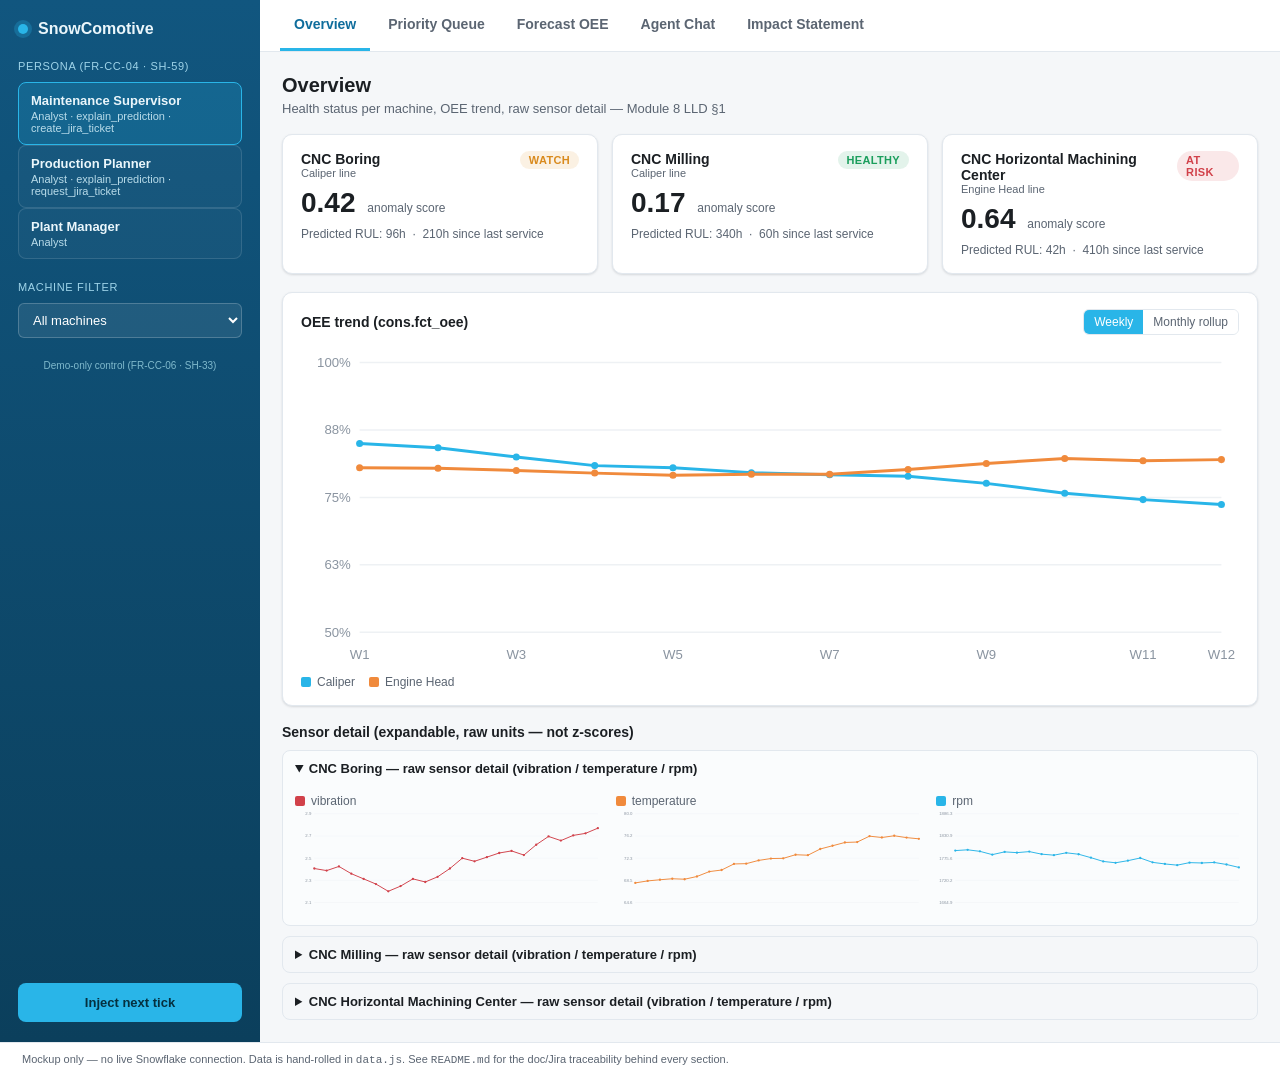
<file: mockup/index.html>
<!DOCTYPE html>
<html lang="en">
<head>
<meta charset="utf-8" />
<meta name="viewport" content="width=device-width, initial-scale=1" />
<title>SnowComotive — Predictive Maintenance &amp; OEE Command Center (mockup)</title>
<link rel="stylesheet" href="styles.css" />
</head>
<body>
<div id="app">

  <!-- Sidebar: persona switcher, machine filter, demo tick button (Module 8 LLD §0) -->
  <aside class="sidebar">
    <div class="brand"><span class="dot"></span> SnowComotive</div>

    <div class="sidebar-section">
      <div class="sidebar-label">Persona (FR-CC-04 · SH-59)</div>
      <div id="persona-list"></div>
    </div>

    <div class="sidebar-section">
      <div class="sidebar-label">Machine filter</div>
      <select id="machine-filter" class="machine-filter"></select>
    </div>

    <div class="demo-flag">Demo-only control (FR-CC-06 · SH-33)</div>
    <button id="tick-btn" class="tick-btn">Inject next tick</button>
  </aside>

  <div class="main">
    <nav class="topnav">
      <button data-page="overview" class="active">Overview</button>
      <button data-page="priority">Priority Queue</button>
      <button data-page="forecast">Forecast OEE</button>
      <button data-page="chat">Agent Chat</button>
      <button data-page="impact">Impact Statement</button>
    </nav>

    <!-- Overview (FR-CC-01, SH-21) -->
    <section class="page active" id="page-overview">
      <h1 class="page-title">Overview</h1>
      <p class="page-sub">Health status per machine, OEE trend, raw sensor detail — Module 8 LLD §1</p>

      <div class="grid-3" id="health-cards"></div>

      <div class="card" style="margin-bottom:18px;">
        <div class="section-title">
          OEE trend (cons.fct_oee)
          <span class="toggle-group" id="oee-toggle">
            <button data-view="weekly" class="active">Weekly</button>
            <button data-view="monthly">Monthly rollup</button>
          </span>
        </div>
        <div class="chart-wrap" id="oee-chart"></div>
        <div class="legend" id="oee-legend"></div>
      </div>

      <div class="section-title">Sensor detail (expandable, raw units — not z-scores)</div>
      <div id="sensor-details"></div>
    </section>

    <!-- Priority Queue (FR-CC-02, SH-48) -->
    <section class="page" id="page-priority">
      <h1 class="page-title">Priority Queue</h1>
      <p class="page-sub">cons.fct_priority_score, ranked — Module 8 LLD §2</p>
      <div class="hint" id="pq-hint"></div>
      <div class="card table-wrap">
        <table class="pq-table">
          <thead>
            <tr>
              <th>Machine</th>
              <th>Priority score</th>
              <th>RUL urgency</th>
              <th>Demand pressure</th>
              <th>Inventory buffer</th>
              <th>Spare part readiness</th>
              <th>Contributing factors</th>
            </tr>
          </thead>
          <tbody id="pq-table-body"></tbody>
        </table>
      </div>
      <p class="page-sub" style="margin-top:10px;">Click a row to jump to that machine's sensor detail on Overview.</p>
    </section>

    <!-- Forecast OEE (FR-CC-03, SH-48) -->
    <section class="page" id="page-forecast">
      <h1 class="page-title">Forecast OEE</h1>
      <p class="page-sub">8-week projected availability vs. demand look-ahead — Module 8 LLD §3, demo beat 7</p>
      <div class="card">
        <div class="section-title">Projected Availability</div>
        <div class="chart-wrap" id="forecast-chart"></div>
        <div class="legend" id="forecast-legend"></div>
      </div>
      <div id="forecast-callout" style="margin-top:14px;"></div>
    </section>

    <!-- Agent Chat (FR-CC-05, SH-32/SH-52) -->
    <section class="page" id="page-chat">
      <h1 class="page-title">Agent Chat — <span id="chat-persona-name"></span></h1>
      <p class="page-sub">One page, three agent objects depending on sidebar persona — Module 8 LLD §4</p>
      <div class="chat-layout">
        <div class="chat-panel">
          <div class="chat-messages" id="chat-messages"></div>
          <div class="chat-input-row">
            <input type="text" placeholder="Ask about machine health, RUL, OEE, priority..." disabled />
            <button class="step-btn" id="chat-step-btn">▶ Replay scripted demo</button>
          </div>
        </div>
        <div class="persona-context">
          <h3>Active tools</h3>
          <div id="persona-context-body"></div>
        </div>
      </div>
    </section>

    <!-- Impact Statement (FR-CC-07, SH-57) -->
    <section class="page" id="page-impact">
      <h1 class="page-title">Impact Statement</h1>
      <p class="page-sub">4 metric cards, computed from pipeline/model output — Module 8 LLD §5, BRD §8</p>
      <div class="grid-3" id="impact-cards"></div>
    </section>
  </div>
</div>

<div class="footer-note">
  Mockup only — no live Snowflake connection. Data is hand-rolled in <code>data.js</code>. See <code>README.md</code> for the doc/Jira traceability behind every section.
</div>

<script src="data.js"></script>
<script src="app.js"></script>
</body>
</html>
</file>
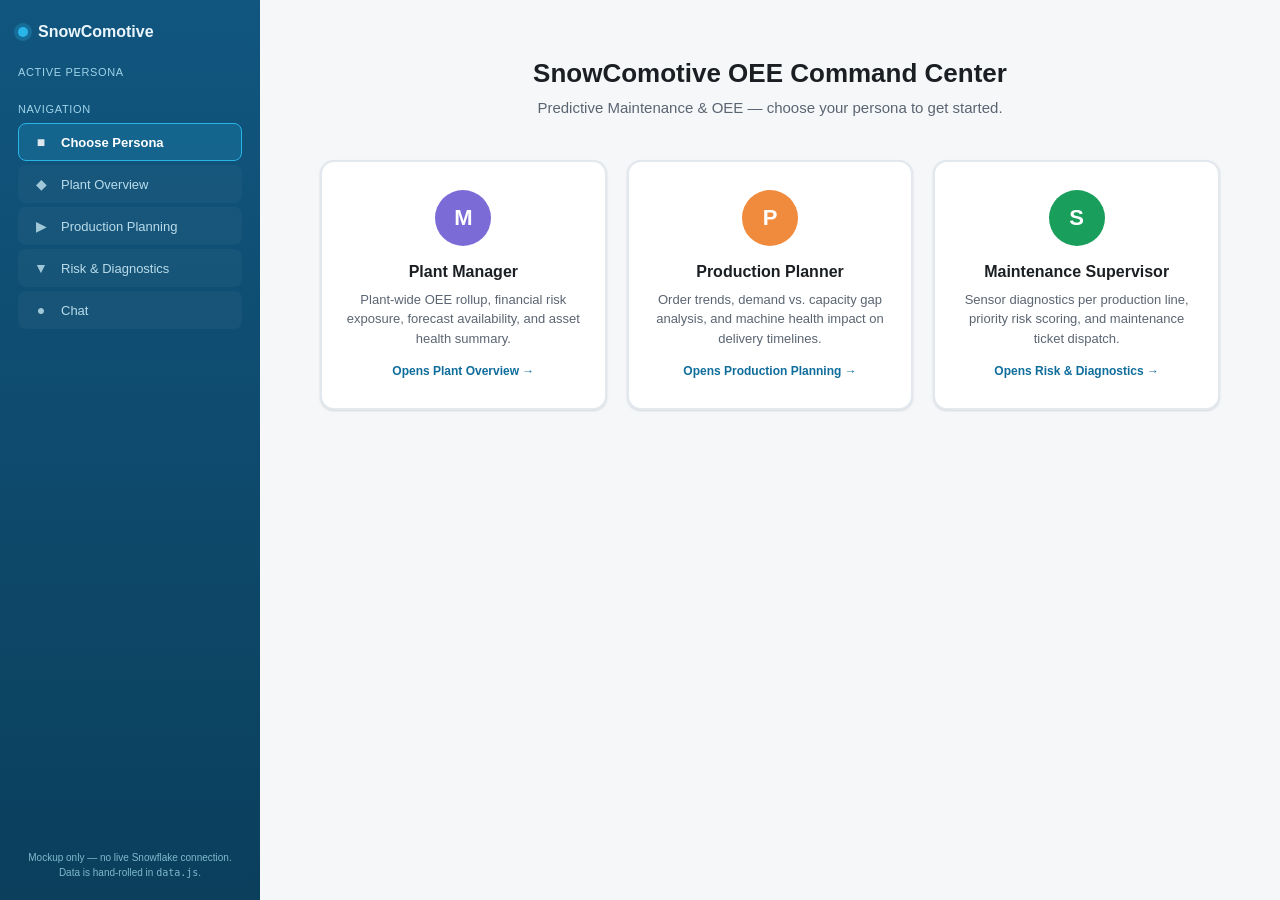
<file: mockup_v2/index.html>
<!DOCTYPE html>
<html lang="en">
<head>
<meta charset="utf-8" />
<meta name="viewport" content="width=device-width, initial-scale=1" />
<title>SnowComotive — OEE Command Center (mockup v2)</title>
<link rel="stylesheet" href="styles.css" />
</head>
<body>
<div id="app">

  <!-- Sidebar -->
  <aside class="sidebar">
    <div class="brand"><span class="dot"></span> SnowComotive</div>

    <div class="sidebar-section">
      <div class="sidebar-label">Active Persona</div>
      <div class="persona-indicator" id="persona-indicator" style="display:none;"></div>
    </div>

    <div class="sidebar-section">
      <div class="sidebar-label">Navigation</div>
      <div class="sidebar-nav">
        <button data-page="choose_persona" class="active">
          <span class="nav-icon">&#9632;</span> Choose Persona
        </button>
        <button data-page="plant_dashboard">
          <span class="nav-icon">&#9670;</span> Plant Overview
        </button>
        <button data-page="production">
          <span class="nav-icon">&#9654;</span> Production Planning
        </button>
        <button data-page="diagnostics">
          <span class="nav-icon">&#9660;</span> Risk &amp; Diagnostics
        </button>
        <button data-page="chat">
          <span class="nav-icon">&#9679;</span> Chat
        </button>
      </div>
    </div>

    <div class="sidebar-footer">
      Mockup only — no live Snowflake connection.<br>
      Data is hand-rolled in <code>data.js</code>.
    </div>
  </aside>

  <div class="main">

    <!-- Page 0: Choose Persona -->
    <section class="page active" id="page-choose_persona">
      <div style="text-align:center; padding-top:30px;">
        <h1 class="page-title" style="font-size:26px;">SnowComotive OEE Command Center</h1>
        <p class="page-sub" style="font-size:15px; max-width:600px; margin:0 auto 30px;">Predictive Maintenance &amp; OEE — choose your persona to get started.</p>
      </div>
      <div class="persona-grid" id="persona-cards"></div>
    </section>

    <!-- Page 1: Plant Dashboard -->
    <section class="page" id="page-plant_dashboard">
      <h1 class="page-title">Plant Overview</h1>
      <p class="page-sub">Plant Manager — plant-wide OEE, financial risk, forecast availability, and asset health</p>

      <!-- Global filters: line selector + weekly/monthly granularity -->
      <div class="global-filter-bar" id="plant-filter-bar">
        <div class="line-selector" id="plant-line-selector"></div>
        <div id="plant-granularity-toggle"></div>
      </div>

      <!-- Headline band: KPI cards + Financial Exposure -->
      <div class="headline-band">
        <!-- §A: OEE / Availability / Performance / Quality KPI cards -->
        <div class="grid-kpi" id="oee-kpis"></div>

        <!-- §C: Financial Exposure (card-based) — promoted above Asset Risk -->
        <div class="section-title">Financial Exposure</div>
        <div id="financial-risk"></div>
      </div>

      <!-- §B: Asset Risk Summary -->
      <div class="section-title">Asset Risk Summary</div>
      <div class="asset-risk-list" id="asset-risk-cards"></div>

      <!-- §D: Historical OEE & Predicted Availability -->
      <div class="section-title">Historical OEE &amp; Predicted Availability</div>
      <p class="section-caption">Left: trailing OEE trend per line. Right: 8-week predicted availability vs. order demand. Red-shaded windows indicate risk periods.</p>
      <div class="grid-2">
        <div class="card">
          <div class="chart-wrap" id="oee-trend-chart"></div>
          <div class="legend" id="oee-trend-legend"></div>
        </div>
        <div class="card">
          <div class="chart-wrap" id="forecast-chart"></div>
          <div class="legend" id="forecast-legend"></div>
        </div>
      </div>
      <div id="forecast-callouts"></div>
      <p class="caveat">Predicted failure week is directional, not calibrated (concordance index 0.94, median absolute error ~182h on 5 test rows). Calendar dates should be treated as indicative.</p>
    </section>

    <!-- Page 2: Production -->
    <section class="page" id="page-production">
      <h1 class="page-title">Production Planning</h1>
      <p class="page-sub">Production Planner — demand trends, capacity gaps, and machine health impact on delivery</p>

      <!-- Row 1: Batch Gap (left) + Machine Health (right) -->
      <div class="section-title">Capacity &amp; Health</div>
      <div class="grid-2">
        <div>
          <div class="section-title" style="margin-top:0;">Production Batch Gap</div>
          <p class="section-caption">Predicted RUL minus required run-hours (next 4 wk). Positive = surplus, negative = shortfall.</p>
          <div class="card" id="batch-gap"></div>
        </div>
        <div>
          <div class="section-title" style="margin-top:0;">Machine Health Impact</div>
          <p class="section-caption">Sorted by demand pressure — machines to watch for delivery risk.</p>
          <div class="asset-risk-list" id="health-impact-cards"></div>
        </div>
      </div>

      <!-- Row 2: Order Trend (left) + Future Orders (right) -->
      <div class="section-title">Demand</div>
      <div class="grid-2">
        <div>
          <div class="section-title" style="margin-top:0;">Order Trend (trailing 12 weeks)</div>
          <div class="card">
            <div class="chart-wrap" id="order-trend-chart"></div>
            <div class="legend" id="order-trend-legend"></div>
          </div>
        </div>
        <div>
          <div class="section-title" style="margin-top:0;">Demand Look-Ahead (next 4 weeks)</div>
          <div class="card" id="future-orders"></div>
        </div>
      </div>
    </section>

    <!-- Page 3: Diagnostics -->
    <section class="page" id="page-diagnostics">
      <h1 class="page-title">Risk &amp; Diagnostics</h1>
      <p class="page-sub">Maintenance Supervisor — sensor diagnostics per line, priority risk scoring</p>

      <div class="section-title">Filter by Line</div>
      <div class="line-selector" id="line-selector"></div>

      <div class="section-title">Priority Risk Score</div>
      <p class="section-caption">Ranked by composite score: 0.40 &times; RUL urgency + 0.25 &times; demand pressure + 0.20 &times; inventory buffer + 0.15 &times; spare part readiness</p>
      <div class="card table-wrap">
        <table class="data-table">
          <thead>
            <tr>
              <th>Machine</th>
              <th>Priority</th>
              <th>RUL Urgency</th>
              <th>Demand Press.</th>
              <th>Inv. Buffer</th>
              <th>Spare Parts</th>
              <th>Factor Breakdown</th>
              <th>Survives Demand?</th>
            </tr>
          </thead>
          <tbody id="priority-table-body"></tbody>
        </table>
      </div>

      <div class="section-title" style="margin-top:24px;">Sensor Diagnostics</div>
      <p class="section-caption">Per machine: vibration, temperature, RPM readings (last ~6h, 15-min cadence). Click a priority row above to expand.</p>
      <div id="sensor-diagnostics"></div>
    </section>

    <!-- Page 4: Chat -->
    <section class="page" id="page-chat">
      <h1 class="page-title">Agent Chat — <span id="chat-persona-name"></span></h1>
      <p class="page-sub">Persona-aware agent chat with tool-call transparency</p>
      <div class="chat-layout">
        <!-- Left: chat history panel -->
        <div class="chat-history-panel">
          <button class="chat-new-btn" id="chat-new-btn">+ New Chat</button>
          <div class="chat-history-list" id="chat-history-list"></div>
        </div>
        <!-- Center: chat panel with tool bar above input -->
        <div class="chat-panel">
          <div class="chat-messages" id="chat-messages"></div>
          <div class="chat-tool-bar" id="chat-tool-bar"></div>
          <div class="chat-input-row">
            <input type="text" placeholder="Ask about machine health, RUL, OEE, priority..." disabled />
            <button class="step-btn" id="chat-step-btn">Replay scripted demo</button>
          </div>
        </div>
      </div>
    </section>

  </div>
</div>

<script src="data.js"></script>
<script src="shared.js"></script>
<script src="page_choose_persona.js"></script>
<script src="page_plant_dashboard.js"></script>
<script src="page_production.js"></script>
<script src="page_diagnostics.js"></script>
<script src="page_chat.js"></script>
</body>
</html>
</file>
<file: mockup/styles.css>
:root {
  --sf-blue: #29b5e8;
  --sf-blue-dark: #0f6d9c;
  --sf-navy: #11567f;
  --ink: #1b1f23;
  --muted: #5b6572;
  --bg: #f5f7f9;
  --card-bg: #ffffff;
  --border: #e2e8ee;
  --healthy: #1a9e5c;
  --watch: #d98a1d;
  --at-risk: #d1414a;
  --shadow: 0 1px 2px rgba(16, 24, 40, 0.06), 0 1px 3px rgba(16, 24, 40, 0.08);
}

* { box-sizing: border-box; }

html, body {
  margin: 0;
  padding: 0;
  font-family: -apple-system, "Segoe UI", Roboto, Helvetica, Arial, sans-serif;
  background: var(--bg);
  color: var(--ink);
}

#app {
  display: grid;
  grid-template-columns: 260px 1fr;
  min-height: 100vh;
}

/* ---------- Sidebar ---------- */
.sidebar {
  background: linear-gradient(180deg, var(--sf-navy), #0b3f5c);
  color: #eaf6fb;
  padding: 20px 18px;
  display: flex;
  flex-direction: column;
  gap: 22px;
}

.brand {
  display: flex;
  align-items: center;
  gap: 10px;
  font-weight: 700;
  font-size: 16px;
}

.brand .dot {
  width: 10px;
  height: 10px;
  border-radius: 50%;
  background: var(--sf-blue);
  box-shadow: 0 0 0 4px rgba(41, 181, 232, 0.25);
}

.sidebar-section { display: flex; flex-direction: column; gap: 8px; }
.sidebar-label {
  font-size: 11px;
  text-transform: uppercase;
  letter-spacing: 0.06em;
  color: #9fd4e9;
  margin-bottom: 2px;
}

.persona-option {
  display: flex;
  flex-direction: column;
  gap: 2px;
  padding: 10px 12px;
  border-radius: 8px;
  border: 1px solid rgba(255, 255, 255, 0.12);
  cursor: pointer;
  background: rgba(255, 255, 255, 0.03);
  transition: background 0.15s, border-color 0.15s;
}
.persona-option:hover { background: rgba(255, 255, 255, 0.08); }
.persona-option.active {
  background: rgba(41, 181, 232, 0.18);
  border-color: var(--sf-blue);
}
.persona-option .p-name { font-weight: 600; font-size: 13px; }
.persona-option .p-tools { font-size: 11px; color: #b9dcea; }

select.machine-filter {
  width: 100%;
  padding: 8px 10px;
  border-radius: 6px;
  border: 1px solid rgba(255, 255, 255, 0.2);
  background: rgba(255, 255, 255, 0.08);
  color: #fff;
  font-size: 13px;
}
select.machine-filter option { color: #111; }

.tick-btn {
  margin-top: auto;
  background: var(--sf-blue);
  color: #05303f;
  border: none;
  padding: 12px 14px;
  border-radius: 8px;
  font-weight: 700;
  font-size: 13px;
  cursor: pointer;
  transition: transform 0.1s, opacity 0.15s;
}
.tick-btn:hover { filter: brightness(1.08); }
.tick-btn:disabled {
  opacity: 0.7;
  cursor: default;
}
.tick-btn .spin {
  display: inline-block;
  width: 12px;
  height: 12px;
  border: 2px solid rgba(5, 48, 63, 0.35);
  border-top-color: #05303f;
  border-radius: 50%;
  margin-right: 6px;
  vertical-align: -2px;
  animation: spin 0.7s linear infinite;
}
@keyframes spin { to { transform: rotate(360deg); } }

.demo-flag {
  font-size: 10px;
  color: #7fb9cc;
  text-align: center;
}

/* ---------- Main ---------- */
.main {
  display: flex;
  flex-direction: column;
  min-width: 0;
}

.topnav {
  display: flex;
  gap: 4px;
  background: #fff;
  border-bottom: 1px solid var(--border);
  padding: 0 20px;
  overflow-x: auto;
}

.topnav button {
  border: none;
  background: none;
  padding: 16px 14px;
  font-size: 14px;
  font-weight: 600;
  color: var(--muted);
  cursor: pointer;
  border-bottom: 3px solid transparent;
  white-space: nowrap;
}
.topnav button.active {
  color: var(--sf-blue-dark);
  border-bottom-color: var(--sf-blue);
}

.page {
  padding: 22px;
  display: none;
  flex: 1;
  min-width: 0;
}
.page.active { display: block; }

h1.page-title {
  font-size: 20px;
  margin: 0 0 4px;
}
.page-sub {
  color: var(--muted);
  font-size: 13px;
  margin: 0 0 18px;
}

.card {
  background: var(--card-bg);
  border: 1px solid var(--border);
  border-radius: 10px;
  box-shadow: var(--shadow);
  padding: 16px 18px;
}

.grid-3 {
  display: grid;
  grid-template-columns: repeat(auto-fit, minmax(220px, 1fr));
  gap: 14px;
  margin-bottom: 18px;
}

.health-card { display: flex; flex-direction: column; gap: 8px; }
.health-card .h-top { display: flex; justify-content: space-between; align-items: baseline; }
.health-card .h-name { font-weight: 700; font-size: 14px; }
.health-card .h-line { font-size: 11px; color: var(--muted); }
.badge {
  font-size: 11px;
  font-weight: 700;
  padding: 3px 9px;
  border-radius: 999px;
  text-transform: uppercase;
  letter-spacing: 0.03em;
}
.badge.healthy { background: rgba(26, 158, 92, 0.12); color: var(--healthy); }
.badge.watch { background: rgba(217, 138, 29, 0.12); color: var(--watch); }
.badge.at-risk { background: rgba(209, 65, 74, 0.12); color: var(--at-risk); }

.h-score { font-size: 28px; font-weight: 700; }
.h-score .unit { font-size: 12px; color: var(--muted); font-weight: 500; margin-left: 4px; }
.h-meta { font-size: 12px; color: var(--muted); }

.section-title {
  font-size: 14px;
  font-weight: 700;
  margin: 0 0 10px;
  display: flex;
  align-items: center;
  justify-content: space-between;
}

.toggle-group { display: inline-flex; border: 1px solid var(--border); border-radius: 6px; overflow: hidden; }
.toggle-group button {
  border: none;
  background: #fff;
  padding: 5px 10px;
  font-size: 12px;
  cursor: pointer;
  color: var(--muted);
}
.toggle-group button.active { background: var(--sf-blue); color: #fff; }

.chart-wrap { width: 100%; overflow-x: auto; }
svg.chart { display: block; width: 100%; height: auto; }

.legend { display: flex; gap: 14px; font-size: 12px; margin-top: 8px; flex-wrap: wrap; }
.legend .li { display: flex; align-items: center; gap: 6px; color: var(--muted); }
.legend .sw { width: 10px; height: 10px; border-radius: 2px; }
.legend .sw-dashed {
  width: 14px;
  height: 0;
  border-radius: 0;
  border-top: 2px dashed;
  margin-top: 5px;
}

details.sensor-detail {
  margin-top: 10px;
  border: 1px solid var(--border);
  border-radius: 8px;
  padding: 10px 12px;
}
details.sensor-detail > summary {
  cursor: pointer;
  font-weight: 600;
  font-size: 13px;
}
details.sensor-detail[open] { background: #fafcfd; }

.sensor-mini-grid {
  display: grid;
  grid-template-columns: repeat(auto-fit, minmax(200px, 1fr));
  gap: 12px;
  margin-top: 10px;
}
.sensor-mini { min-width: 0; }

.table-wrap { overflow-x: auto; }
table.pq-table { width: 100%; border-collapse: collapse; font-size: 13px; }
table.pq-table th, table.pq-table td { text-align: left; padding: 9px 10px; border-bottom: 1px solid var(--border); }
table.pq-table th { color: var(--muted); font-weight: 600; font-size: 11px; text-transform: uppercase; letter-spacing: 0.03em; }
table.pq-table tr.row-clickable { cursor: pointer; }
table.pq-table tr.row-clickable:hover { background: #f1f8fb; }
table.pq-table td.score-cell { font-weight: 700; }

.factor-bar { display: flex; height: 16px; border-radius: 4px; overflow: hidden; min-width: 140px; }
.factor-bar span { display: block; height: 100%; }

.hint {
  font-size: 12px;
  color: var(--sf-blue-dark);
  background: rgba(41, 181, 232, 0.08);
  border: 1px solid rgba(41, 181, 232, 0.25);
  border-radius: 6px;
  padding: 8px 10px;
  margin-bottom: 14px;
}

.two-col { display: grid; grid-template-columns: 1.3fr 1fr; gap: 16px; }
@media (max-width: 900px) { .two-col { grid-template-columns: 1fr; } }

/* ---------- Agent Chat ---------- */
.chat-layout { display: grid; grid-template-columns: 1fr 260px; gap: 16px; height: calc(100vh - 190px); min-height: 420px; }
@media (max-width: 900px) { .chat-layout { grid-template-columns: 1fr; height: auto; } }

.chat-panel { display: flex; flex-direction: column; border: 1px solid var(--border); border-radius: 10px; background: #fff; overflow: hidden; }
.chat-messages { flex: 1; overflow-y: auto; padding: 16px; display: flex; flex-direction: column; gap: 12px; }

.msg { max-width: 78%; padding: 10px 13px; border-radius: 10px; font-size: 13px; line-height: 1.45; }
.msg.user { align-self: flex-end; background: var(--sf-blue); color: #05303f; border-bottom-right-radius: 3px; }
.msg.agent { align-self: flex-start; background: #eef4f7; color: var(--ink); border-bottom-left-radius: 3px; }
.msg.tool { align-self: flex-start; background: #fff7e6; border: 1px dashed #e0b04a; color: #6b4a06; font-size: 12px; max-width: 90%; }
.msg.tool .tool-name { font-weight: 700; font-family: ui-monospace, SFMono-Regular, Menlo, monospace; font-size: 11px; }
.msg.tool .tool-status {
  display: inline-block;
  margin-left: 6px;
  font-size: 10px;
  font-weight: 800;
  padding: 1px 7px;
  border-radius: 999px;
  text-transform: uppercase;
}
.tool-status.created { background: rgba(26, 158, 92, 0.15); color: var(--healthy); }
.tool-status.already_open { background: rgba(217, 138, 29, 0.15); color: var(--watch); }
.tool-status.recently_closed { background: rgba(209, 65, 74, 0.15); color: var(--at-risk); }

.chat-input-row { display: flex; gap: 8px; padding: 12px; border-top: 1px solid var(--border); }
.chat-input-row input {
  flex: 1;
  border: 1px solid var(--border);
  border-radius: 20px;
  padding: 9px 14px;
  font-size: 13px;
}
.chat-input-row button {
  background: var(--sf-blue-dark);
  color: #fff;
  border: none;
  border-radius: 20px;
  padding: 9px 16px;
  font-size: 13px;
  font-weight: 600;
  cursor: pointer;
}
.chat-input-row .step-btn {
  background: var(--sf-blue);
  color: #05303f;
}

.persona-context { border: 1px solid var(--border); border-radius: 10px; background: #fff; padding: 14px; display: flex; flex-direction: column; gap: 10px; }
.persona-context h3 { margin: 0; font-size: 13px; }
.tool-chip-row { display: flex; flex-wrap: wrap; gap: 6px; }
.tool-chip {
  font-size: 11px;
  font-family: ui-monospace, SFMono-Regular, Menlo, monospace;
  background: #eef4f7;
  color: var(--sf-blue-dark);
  padding: 4px 8px;
  border-radius: 6px;
}
.tool-chip.disabled { background: #f4f4f4; color: #aaa; text-decoration: line-through; }
.guardrail-note { font-size: 12px; color: var(--muted); line-height: 1.5; }

/* ---------- Impact ---------- */
.metric-card { display: flex; flex-direction: column; gap: 4px; }
.metric-card .m-label { font-size: 12px; color: var(--muted); }
.metric-card .m-value { font-size: 30px; font-weight: 800; color: var(--sf-blue-dark); }
.metric-card .m-note { font-size: 11px; color: var(--muted); }

.tag-note {
  font-size: 11px;
  color: #9a6b00;
  background: #fff7e0;
  border: 1px solid #f0d999;
  border-radius: 5px;
  padding: 2px 6px;
  display: inline-block;
}

.flash { animation: flash-anim 0.9s ease; }
@keyframes flash-anim {
  0% { background: rgba(41, 181, 232, 0.28); }
  100% { background: transparent; }
}

.footer-note {
  padding: 10px 22px;
  font-size: 11px;
  color: var(--muted);
  border-top: 1px solid var(--border);
  background: #fff;
}
</file>
<file: mockup_v2/styles.css>
/* mockup_v2/styles.css — Streamlit-like visual language for SnowComotive OEE Command Center.
   Snowflake-blue theme, card-based layout matching st.container(border=True), st.metric rendering. */

:root {
  --sf-blue: #29b5e8;
  --sf-blue-dark: #0f6d9c;
  --sf-navy: #11567f;
  --ink: #1b1f23;
  --muted: #5b6572;
  --bg: #f5f7f9;
  --card-bg: #ffffff;
  --border: #e2e8ee;
  --healthy: #1a9e5c;
  --watch: #d98a1d;
  --at-risk: #d1414a;
  --shadow: 0 1px 2px rgba(16,24,40,0.06), 0 1px 3px rgba(16,24,40,0.08);
}

* { box-sizing: border-box; }

html, body {
  margin: 0; padding: 0;
  font-family: -apple-system, "Segoe UI", Roboto, Helvetica, Arial, sans-serif;
  background: var(--bg);
  color: var(--ink);
  font-size: 14px;
  line-height: 1.5;
}

/* ========== App Shell ========== */
#app {
  display: grid;
  grid-template-columns: 260px 1fr;
  min-height: 100vh;
}

/* ========== Sidebar ========== */
.sidebar {
  background: linear-gradient(180deg, var(--sf-navy), #0b3f5c);
  color: #eaf6fb;
  padding: 20px 18px;
  display: flex;
  flex-direction: column;
  gap: 20px;
  position: sticky;
  top: 0;
  height: 100vh;
  overflow-y: auto;
}

.brand {
  display: flex;
  align-items: center;
  gap: 10px;
  font-weight: 700;
  font-size: 16px;
}
.brand .dot {
  width: 10px; height: 10px;
  border-radius: 50%;
  background: var(--sf-blue);
  box-shadow: 0 0 0 4px rgba(41,181,232,0.25);
}

.sidebar-section { display: flex; flex-direction: column; gap: 6px; }
.sidebar-label {
  font-size: 11px;
  text-transform: uppercase;
  letter-spacing: 0.06em;
  color: #9fd4e9;
}

.persona-indicator {
  padding: 10px 12px;
  background: rgba(41,181,232,0.12);
  border: 1px solid rgba(41,181,232,0.3);
  border-radius: 8px;
  font-size: 13px;
  color: #c8eaf4;
}
.persona-indicator strong { color: #fff; }

.sidebar-nav { display: flex; flex-direction: column; gap: 4px; }
.sidebar-nav button {
  display: flex;
  align-items: center;
  gap: 10px;
  width: 100%;
  border: none;
  background: rgba(255,255,255,0.03);
  color: #b9dcea;
  padding: 10px 12px;
  border-radius: 8px;
  font-size: 13px;
  font-weight: 500;
  cursor: pointer;
  text-align: left;
  border: 1px solid transparent;
  transition: background 0.15s, border-color 0.15s;
}
.sidebar-nav button:hover { background: rgba(255,255,255,0.08); }
.sidebar-nav button.active {
  background: rgba(41,181,232,0.18);
  border-color: var(--sf-blue);
  color: #fff;
  font-weight: 600;
}
.sidebar-nav button .nav-icon {
  width: 20px;
  text-align: center;
  font-size: 14px;
  opacity: 0.85;
}

.sidebar-footer {
  margin-top: auto;
  font-size: 10px;
  color: #7fb9cc;
  text-align: center;
  line-height: 1.5;
}

/* ========== Main Content ========== */
.main {
  display: flex;
  flex-direction: column;
  min-width: 0;
}

.page {
  padding: 24px 28px;
  display: none;
  flex: 1;
  min-width: 0;
  max-width: 1200px;
}
.page.active { display: block; }

h1.page-title {
  font-size: 22px;
  font-weight: 700;
  margin: 0 0 4px;
  color: var(--ink);
}
.page-sub {
  color: var(--muted);
  font-size: 13px;
  margin: 0 0 20px;
}

/* ========== Cards (st.container(border=True)) ========== */
.card {
  background: var(--card-bg);
  border: 1px solid var(--border);
  border-radius: 10px;
  box-shadow: var(--shadow);
  padding: 16px 18px;
}
.card + .card { margin-top: 14px; }

/* ========== Grid Layouts ========== */
.grid-2 {
  display: grid;
  grid-template-columns: repeat(2, 1fr);
  gap: 14px;
  margin-bottom: 16px;
}
.grid-3 {
  display: grid;
  grid-template-columns: repeat(3, 1fr);
  gap: 14px;
  margin-bottom: 16px;
}
.grid-4 {
  display: grid;
  grid-template-columns: repeat(auto-fit, minmax(200px, 1fr));
  gap: 14px;
  margin-bottom: 16px;
}

/* ========== KPI 4-column Grid ========== */
.grid-kpi {
  display: grid;
  grid-template-columns: repeat(4, 1fr);
  gap: 14px;
  margin-bottom: 16px;
}
@media (max-width: 900px) { .grid-kpi { grid-template-columns: repeat(2, 1fr); } }
@media (max-width: 500px) { .grid-kpi { grid-template-columns: 1fr; } }

/* ========== Asset Risk List (stacked rows) ========== */
.asset-risk-list {
  background: var(--card-bg);
  border: 1px solid var(--border);
  border-radius: 10px;
  box-shadow: var(--shadow);
  overflow: hidden;
  margin-bottom: 16px;
}
.asset-risk-row {
  display: flex;
  align-items: center;
  padding: 12px 18px;
  gap: 16px;
}
.asset-risk-row + .asset-risk-row {
  border-top: 1px solid var(--border);
}
.asset-risk-row .ar-name {
  font-weight: 700;
  font-size: 14px;
  min-width: 0;
}
.asset-risk-row .ar-line {
  font-size: 11px;
  color: var(--muted);
}
.asset-risk-row .ar-identity {
  flex: 1 1 0;
  min-width: 0;
}
.asset-risk-row .ar-stats {
  display: flex;
  gap: 24px;
  font-size: 13px;
  color: var(--ink);
  flex-shrink: 0;
}
.asset-risk-row .ar-stats > div {
  min-width: 90px;
  text-align: right;
}
.asset-risk-row .ar-stat-val {
  font-weight: 700;
}
.asset-risk-row .ar-stat-label {
  font-size: 11px;
  color: var(--muted);
}
.asset-risk-row .ar-badge {
  flex-shrink: 0;
}

/* ========== Metric Card (st.metric) ========== */
.metric-card {
  display: flex;
  flex-direction: column;
  gap: 4px;
}
.metric-card .m-label {
  font-size: 12px;
  color: var(--muted);
  font-weight: 500;
}
.metric-card .m-value {
  font-size: 32px;
  font-weight: 800;
  color: var(--ink);
  line-height: 1.1;
}
.metric-card .m-delta {
  font-size: 13px;
  font-weight: 600;
}
.metric-card .m-delta.positive { color: var(--healthy); }
.metric-card .m-delta.negative { color: var(--at-risk); }
.metric-card .m-note {
  font-size: 11px;
  color: var(--muted);
}

/* ========== Health Cards ========== */
.health-card {
  display: flex;
  flex-direction: column;
  gap: 8px;
}
.health-card .h-top {
  display: flex;
  justify-content: space-between;
  align-items: flex-start;
}
.health-card .h-name { font-weight: 700; font-size: 14px; }
.health-card .h-line { font-size: 11px; color: var(--muted); }
.health-card .h-rul { font-size: 22px; font-weight: 700; }
.health-card .h-rul .unit { font-size: 12px; color: var(--muted); font-weight: 500; margin-left: 4px; }
.health-card .h-meta { font-size: 12px; color: var(--muted); }

.badge {
  font-size: 11px;
  font-weight: 700;
  padding: 3px 9px;
  border-radius: 999px;
  text-transform: uppercase;
  letter-spacing: 0.03em;
  white-space: nowrap;
}
.badge.healthy { background: rgba(26,158,92,0.12); color: var(--healthy); }
.badge.watch   { background: rgba(217,138,29,0.12); color: var(--watch); }
.badge.at-risk { background: rgba(209,65,74,0.12); color: var(--at-risk); }

/* ========== Headline Band (KPI cards + Financial Exposure) ========== */
.headline-band {
  background: linear-gradient(135deg, #eef5fa, #f0f6fb);
  border: 1px solid #dce8ef;
  border-radius: 12px;
  padding: 18px 20px 6px;
  margin-bottom: 18px;
}
.headline-band .grid-kpi { margin-bottom: 10px; }
.headline-band .section-title { margin-top: 6px; }

/* ========== Section Headers ========== */
.section-title {
  font-size: 14px;
  font-weight: 700;
  margin: 18px 0 10px;
  display: flex;
  align-items: center;
  justify-content: space-between;
}
.section-title:first-child { margin-top: 0; }

.section-caption {
  font-size: 12px;
  color: var(--muted);
  margin: -6px 0 12px;
}

/* ========== Toggle Group (segmented control) ========== */
.toggle-group {
  display: inline-flex;
  border: 1px solid var(--border);
  border-radius: 6px;
  overflow: hidden;
}
.toggle-group button {
  border: none;
  background: #fff;
  padding: 5px 12px;
  font-size: 12px;
  cursor: pointer;
  color: var(--muted);
  font-weight: 500;
  transition: background 0.12s;
}
.toggle-group button.active {
  background: var(--sf-blue);
  color: #fff;
}

/* ========== Streamlit-style Selectbox (dropdown) ========== */
.st-selectbox {
  appearance: none;
  -webkit-appearance: none;
  background: #fff url("data:image/svg+xml,%3Csvg xmlns='http://www.w3.org/2000/svg' width='10' height='6'%3E%3Cpath d='M0 0l5 6 5-6z' fill='%235b6572'/%3E%3C/svg%3E") no-repeat right 12px center;
  border: 1px solid var(--border);
  border-radius: 8px;
  padding: 8px 32px 8px 14px;
  font-size: 13px;
  font-weight: 500;
  color: var(--ink);
  cursor: pointer;
  min-width: 140px;
  transition: border-color 0.15s, box-shadow 0.15s;
}
.st-selectbox:hover { border-color: var(--sf-blue); }
.st-selectbox:focus {
  outline: none;
  border-color: var(--sf-blue);
  box-shadow: 0 0 0 3px rgba(41,181,232,0.18);
}

/* ========== Charts ========== */
.chart-wrap { width: 100%; overflow-x: auto; }
svg.chart { display: block; width: 100%; height: auto; }

.legend {
  display: flex;
  gap: 14px;
  font-size: 12px;
  margin-top: 8px;
  flex-wrap: wrap;
}
.legend .li { display: flex; align-items: center; gap: 6px; color: var(--muted); }
.legend .sw { width: 10px; height: 10px; border-radius: 2px; }
.legend .sw-dashed {
  width: 14px; height: 0;
  border-radius: 0;
  border-top: 2px dashed;
  margin-top: 5px;
}

/* ========== Tables ========== */
.table-wrap { overflow-x: auto; }
table.data-table { width: 100%; border-collapse: collapse; font-size: 13px; }
table.data-table th, table.data-table td {
  text-align: left;
  padding: 9px 10px;
  border-bottom: 1px solid var(--border);
}
table.data-table th {
  color: var(--muted);
  font-weight: 600;
  font-size: 11px;
  text-transform: uppercase;
  letter-spacing: 0.03em;
}
table.data-table tr.row-clickable { cursor: pointer; }
table.data-table tr.row-clickable:hover { background: #f1f8fb; }
table.data-table td.score-cell { font-weight: 700; }

/* ========== Factor Bar (priority score breakdown) ========== */
.factor-bar {
  display: flex;
  height: 16px;
  border-radius: 4px;
  overflow: hidden;
  min-width: 140px;
}
.factor-bar span { display: block; height: 100%; }

/* ========== Horizontal Bar Chart (production batch gap) ========== */
.hbar-chart { display: flex; flex-direction: column; gap: 10px; }
.hbar-row {
  display: grid;
  grid-template-columns: 160px 1fr 60px;
  gap: 10px;
  align-items: center;
  font-size: 13px;
}
.hbar-row .hbar-label { font-weight: 600; font-size: 13px; }
.hbar-row .hbar-label small { font-weight: 400; color: var(--muted); font-size: 11px; display: block; }
.hbar-track {
  height: 24px;
  background: #f0f2f4;
  border-radius: 4px;
  position: relative;
  overflow: hidden;
}
.hbar-fill {
  height: 100%;
  border-radius: 4px;
  position: absolute;
  top: 0;
  transition: width 0.3s;
}
.hbar-fill.surplus { background: var(--healthy); left: 50%; }
.hbar-fill.shortfall { background: var(--at-risk); right: 50%; }
.hbar-center-line {
  position: absolute;
  left: 50%;
  top: 0;
  bottom: 0;
  width: 2px;
  background: var(--muted);
  opacity: 0.3;
}
.hbar-value { font-weight: 600; font-size: 13px; text-align: right; }
.hbar-value.positive { color: var(--healthy); }
.hbar-value.negative { color: var(--at-risk); }

/* ========== Sensor Detail (expandable) ========== */
details.sensor-detail {
  margin-top: 10px;
  border: 1px solid var(--border);
  border-radius: 8px;
  padding: 10px 12px;
}
details.sensor-detail > summary {
  cursor: pointer;
  font-weight: 600;
  font-size: 13px;
}
details.sensor-detail[open] { background: #fafcfd; }

.sensor-mini-grid {
  display: grid;
  grid-template-columns: repeat(3, 1fr);
  gap: 12px;
  margin-top: 10px;
}
.sensor-mini { min-width: 0; }

/* ========== Line Selector (radio-like horizontal control) ========== */
.line-selector {
  display: inline-flex;
  gap: 0;
  border: 1px solid var(--border);
  border-radius: 8px;
  overflow: hidden;
  margin-bottom: 16px;
}
.line-selector button {
  border: none;
  background: #fff;
  padding: 8px 18px;
  font-size: 13px;
  font-weight: 500;
  cursor: pointer;
  color: var(--muted);
  transition: background 0.12s, color 0.12s;
}
.line-selector button.active {
  background: var(--sf-blue);
  color: #fff;
  font-weight: 600;
}
.line-selector button + button { border-left: 1px solid var(--border); }

/* ========== Global Filter Bar ========== */
.global-filter-bar {
  display: flex;
  align-items: center;
  gap: 16px;
  flex-wrap: wrap;
  margin-bottom: 16px;
}

/* ========== Hints / Callouts ========== */
.hint {
  font-size: 12px;
  color: var(--sf-blue-dark);
  background: rgba(41,181,232,0.08);
  border: 1px solid rgba(41,181,232,0.25);
  border-radius: 6px;
  padding: 8px 12px;
  margin-bottom: 14px;
  line-height: 1.5;
}
.hint.warning {
  color: #7a5a00;
  background: #fffbeb;
  border-color: #f0d999;
}

.caveat {
  font-size: 11px;
  color: var(--muted);
  font-style: italic;
  margin-top: 6px;
}

/* ========== Financial Container ========== */
.financial-container {
  border: 2px solid var(--sf-blue);
  border-radius: 10px;
  padding: 18px;
  background: linear-gradient(135deg, rgba(41,181,232,0.04), rgba(41,181,232,0.01));
  margin-bottom: 16px;
}
.financial-headline {
  font-size: 36px;
  font-weight: 800;
  color: var(--at-risk);
  margin: 4px 0 2px;
}
.financial-sub {
  font-size: 12px;
  color: var(--muted);
}
.financial-detail-row {
  display: grid;
  grid-template-columns: repeat(auto-fit, minmax(200px, 1fr));
  gap: 14px;
  margin-top: 14px;
  padding-top: 14px;
  border-top: 1px solid var(--border);
}
.financial-line-card {
  display: flex;
  flex-direction: column;
  gap: 2px;
}
.financial-line-card .fl-line { font-size: 12px; color: var(--muted); font-weight: 500; }
.financial-line-card .fl-value { font-size: 22px; font-weight: 700; color: var(--ink); }
.financial-line-card .fl-breakdown { font-size: 11px; color: var(--muted); }

/* ========== Persona Cards (Choose Persona page) ========== */
.persona-grid {
  display: grid;
  grid-template-columns: repeat(3, 1fr);
  gap: 20px;
  max-width: 900px;
  margin: 40px auto;
}
.persona-card {
  background: var(--card-bg);
  border: 2px solid var(--border);
  border-radius: 14px;
  box-shadow: var(--shadow);
  padding: 28px 24px;
  text-align: center;
  cursor: pointer;
  transition: border-color 0.2s, transform 0.15s, box-shadow 0.2s;
}
.persona-card:hover {
  border-color: var(--sf-blue);
  transform: translateY(-3px);
  box-shadow: 0 4px 12px rgba(41,181,232,0.15);
}
.persona-card .pc-icon {
  width: 56px; height: 56px;
  border-radius: 50%;
  display: flex;
  align-items: center;
  justify-content: center;
  font-size: 22px;
  font-weight: 800;
  color: #fff;
  margin: 0 auto 14px;
}
.persona-card .pc-title {
  font-size: 16px;
  font-weight: 700;
  margin-bottom: 6px;
}
.persona-card .pc-desc {
  font-size: 13px;
  color: var(--muted);
  line-height: 1.5;
}
.persona-card .pc-route {
  margin-top: 14px;
  font-size: 12px;
  color: var(--sf-blue-dark);
  font-weight: 600;
}

/* ========== Agent Chat ========== */
.chat-layout {
  display: grid;
  grid-template-columns: 240px 1fr;
  gap: 16px;
  height: calc(100vh - 190px);
  min-height: 420px;
}
@media (max-width: 900px) { .chat-layout { grid-template-columns: 1fr; height: auto; } }

/* -- Chat History Panel (left) -- */
.chat-history-panel {
  border: 1px solid var(--border);
  border-radius: 10px;
  background: #fff;
  display: flex;
  flex-direction: column;
  overflow: hidden;
}
.chat-new-btn {
  margin: 12px 12px 8px;
  padding: 9px 14px;
  background: var(--sf-blue);
  color: #05303f;
  border: none;
  border-radius: 8px;
  font-size: 13px;
  font-weight: 600;
  cursor: pointer;
  text-align: left;
  transition: background 0.15s;
}
.chat-new-btn:hover { background: #20a6d6; }
.chat-history-list {
  flex: 1;
  overflow-y: auto;
  padding: 0 6px 8px;
}
.chat-history-item {
  display: flex;
  flex-direction: column;
  gap: 2px;
  padding: 10px 12px;
  border-radius: 8px;
  cursor: pointer;
  border: 1px solid transparent;
  transition: background 0.12s, border-color 0.12s;
}
.chat-history-item:hover { background: #f1f8fb; }
.chat-history-item.active {
  background: rgba(41,181,232,0.10);
  border-color: var(--sf-blue);
}
.chat-history-item .ch-title {
  font-size: 13px;
  font-weight: 600;
  color: var(--ink);
  white-space: nowrap;
  overflow: hidden;
  text-overflow: ellipsis;
}
.chat-history-item .ch-time {
  font-size: 11px;
  color: var(--muted);
}

/* -- Chat Panel (center) -- */
.chat-panel {
  display: flex;
  flex-direction: column;
  border: 1px solid var(--border);
  border-radius: 10px;
  background: #fff;
  overflow: hidden;
}
.chat-messages {
  flex: 1;
  overflow-y: auto;
  padding: 16px;
  display: flex;
  flex-direction: column;
  gap: 12px;
}

.msg {
  max-width: 78%;
  padding: 10px 13px;
  border-radius: 10px;
  font-size: 13px;
  line-height: 1.45;
}
.msg.user {
  align-self: flex-end;
  background: var(--sf-blue);
  color: #05303f;
  border-bottom-right-radius: 3px;
}
.msg.agent {
  align-self: flex-start;
  background: #eef4f7;
  color: var(--ink);
  border-bottom-left-radius: 3px;
}
.msg.tool {
  align-self: flex-start;
  background: #fff7e6;
  border: 1px dashed #e0b04a;
  color: #6b4a06;
  font-size: 12px;
  max-width: 90%;
}
.msg.tool .tool-name {
  font-weight: 700;
  font-family: ui-monospace, SFMono-Regular, Menlo, monospace;
  font-size: 11px;
}
.msg.tool .tool-status {
  display: inline-block;
  margin-left: 6px;
  font-size: 10px;
  font-weight: 800;
  padding: 1px 7px;
  border-radius: 999px;
  text-transform: uppercase;
}
.tool-status.created       { background: rgba(26,158,92,0.15); color: var(--healthy); }
.tool-status.already_open  { background: rgba(217,138,29,0.15); color: var(--watch); }

/* -- Tool Bar (above input) -- */
.chat-tool-bar {
  display: flex;
  flex-direction: column;
  gap: 4px;
  padding: 8px 12px 4px;
  border-top: 1px solid var(--border);
  background: #fafcfd;
}
.chat-tool-bar .tool-chip-row {
  display: flex;
  flex-wrap: nowrap;
  gap: 6px;
  align-items: center;
  overflow: hidden;
}
.tool-chip {
  font-size: 11px;
  font-family: ui-monospace, SFMono-Regular, Menlo, monospace;
  background: #eef4f7;
  color: var(--sf-blue-dark);
  padding: 4px 8px;
  border-radius: 6px;
  white-space: nowrap;
  flex-shrink: 0;
}
.tool-chip.disabled { background: #f4f4f4; color: #aaa; text-decoration: line-through; }
.tool-chip.overflow-chip {
  background: #e8edf1;
  color: var(--muted);
  font-weight: 700;
  font-family: inherit;
  cursor: default;
}
.guardrail-note { font-size: 11px; color: var(--muted); line-height: 1.4; margin: 0; }

.chat-input-row {
  display: flex;
  gap: 8px;
  padding: 12px;
  border-top: 1px solid var(--border);
}
.chat-input-row input {
  flex: 1;
  border: 1px solid var(--border);
  border-radius: 20px;
  padding: 9px 14px;
  font-size: 13px;
}
.chat-input-row button {
  background: var(--sf-blue);
  color: #05303f;
  border: none;
  border-radius: 20px;
  padding: 9px 16px;
  font-size: 13px;
  font-weight: 600;
  cursor: pointer;
}

/* ========== Footer ========== */
.footer-note {
  padding: 10px 22px;
  font-size: 11px;
  color: var(--muted);
  border-top: 1px solid var(--border);
  background: #fff;
}

/* ========== Responsive ========== */
@media (max-width: 1000px) {
  .grid-3 { grid-template-columns: repeat(2, 1fr); }
  .persona-grid { grid-template-columns: 1fr; max-width: 400px; }
  .sensor-mini-grid { grid-template-columns: 1fr; }
}
@media (max-width: 700px) {
  #app { grid-template-columns: 1fr; }
  .sidebar { position: static; height: auto; }
  .grid-3, .grid-2 { grid-template-columns: 1fr; }
}
</file>
